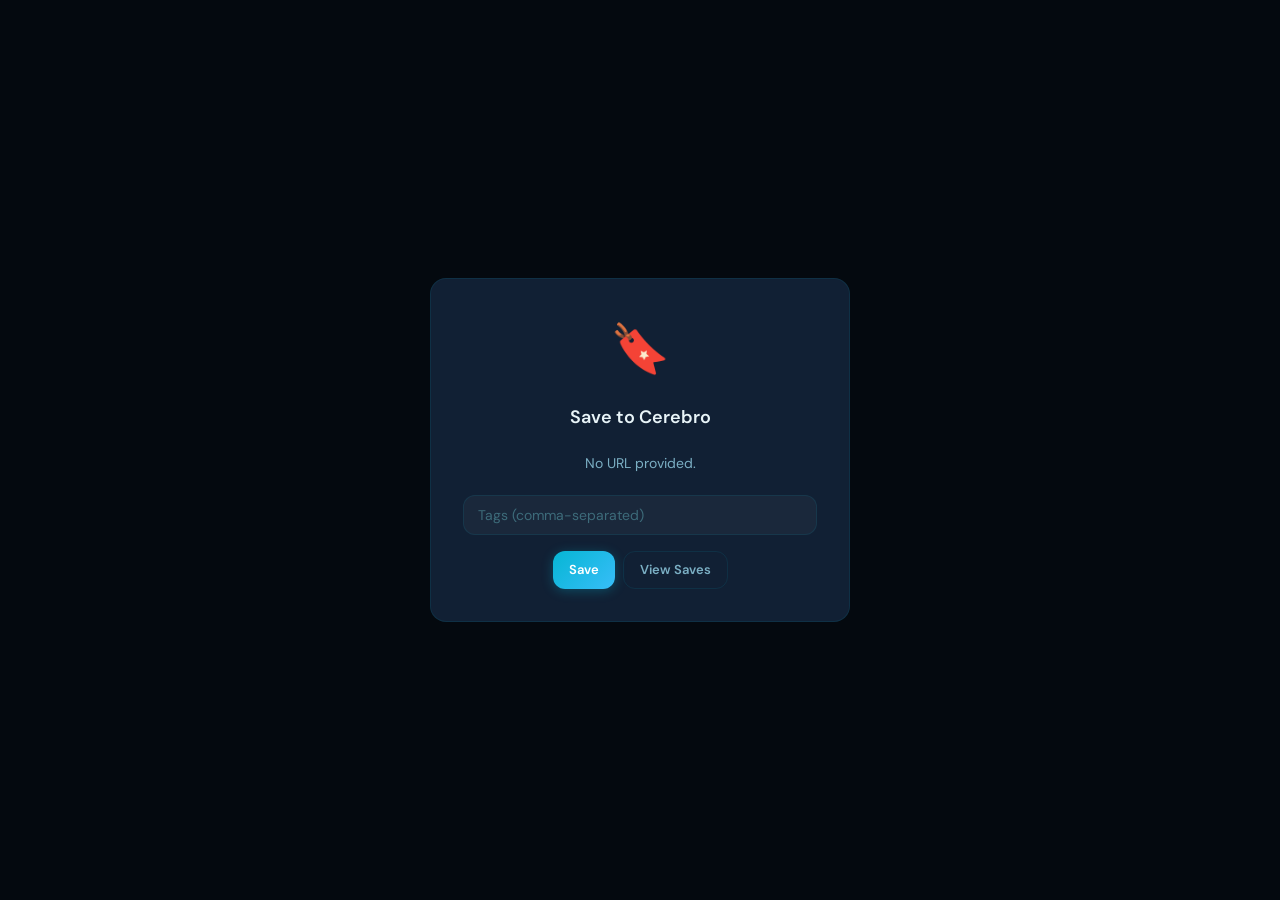
<file: save.html>
<!DOCTYPE html>
<html lang="en">
<head>
  <meta charset="UTF-8" />
  <meta name="viewport" content="width=device-width, initial-scale=1.0" />
  <title>Saving…</title>
  <meta name="worker-url" content="https://cerebro-worker.mlpdev.workers.dev" />
  <link rel="stylesheet" href="style.css" />
  <style>
    body { display:flex; align-items:center; justify-content:center; min-height:100vh; background:var(--bg); }
    .share-box { background:var(--card-from); border:1px solid var(--border); border-radius:var(--r-card); padding:32px; max-width:420px; width:100%; text-align:center; }
    .share-icon { font-size:48px; margin-bottom:16px; }
    .share-title { font-size:18px; font-weight:600; color:var(--text); margin-bottom:8px; }
    .share-url { font-size:13px; color:var(--text-3); word-break:break-all; margin-bottom:20px; }
    .share-status { font-size:14px; color:var(--text-2); margin-bottom:20px; }
    .share-tags { width:100%; margin-bottom:16px; }
  </style>
</head>
<body>
<div class="share-box">
  <div class="share-icon">🔖</div>
  <div class="share-title" id="share-title">Saving…</div>
  <div class="share-url" id="share-url"></div>
  <div class="share-status" id="share-status"></div>
  <input class="input share-tags" id="share-tags" placeholder="Tags (comma-separated)" />
  <div style="display:flex;gap:8px;justify-content:center">
    <button class="btn btn-primary" id="confirm-btn">Save</button>
    <a class="btn btn-ghost" href="saves.html">View Saves</a>
  </div>
</div>

<script type="module">
  import { apiFetch, toast } from './api.js';

  const params = new URLSearchParams(window.location.search);
  const url   = params.get('url')   || params.get('text') || '';
  const title = params.get('title') || '';

  document.getElementById('share-title').textContent = title || 'Save to Cerebro';
  document.getElementById('share-url').textContent   = url;

  if (!url) {
    document.getElementById('share-status').textContent = 'No URL provided.';
    document.getElementById('confirm-btn').disabled = true;
  }

  document.getElementById('confirm-btn').addEventListener('click', async () => {
    const tags = document.getElementById('share-tags').value.trim();
    const btn  = document.getElementById('confirm-btn');
    btn.disabled = true;
    btn.textContent = 'Saving…';
    document.getElementById('share-status').textContent = 'Fetching page info…';
    try {
      await apiFetch('/api/saves', { method: 'POST', body: JSON.stringify({ url, title, tags }) });
      document.getElementById('share-title').textContent = 'Saved!';
      document.getElementById('share-status').textContent = 'Successfully saved to Cerebro.';
      btn.textContent = 'Saved ✓';
      setTimeout(() => { window.close(); }, 1500);
    } catch (e) {
      document.getElementById('share-status').textContent = 'Error: ' + e.message;
      btn.disabled = false;
      btn.textContent = 'Retry';
    }
  });
</script>
</body>
</html>
</file>
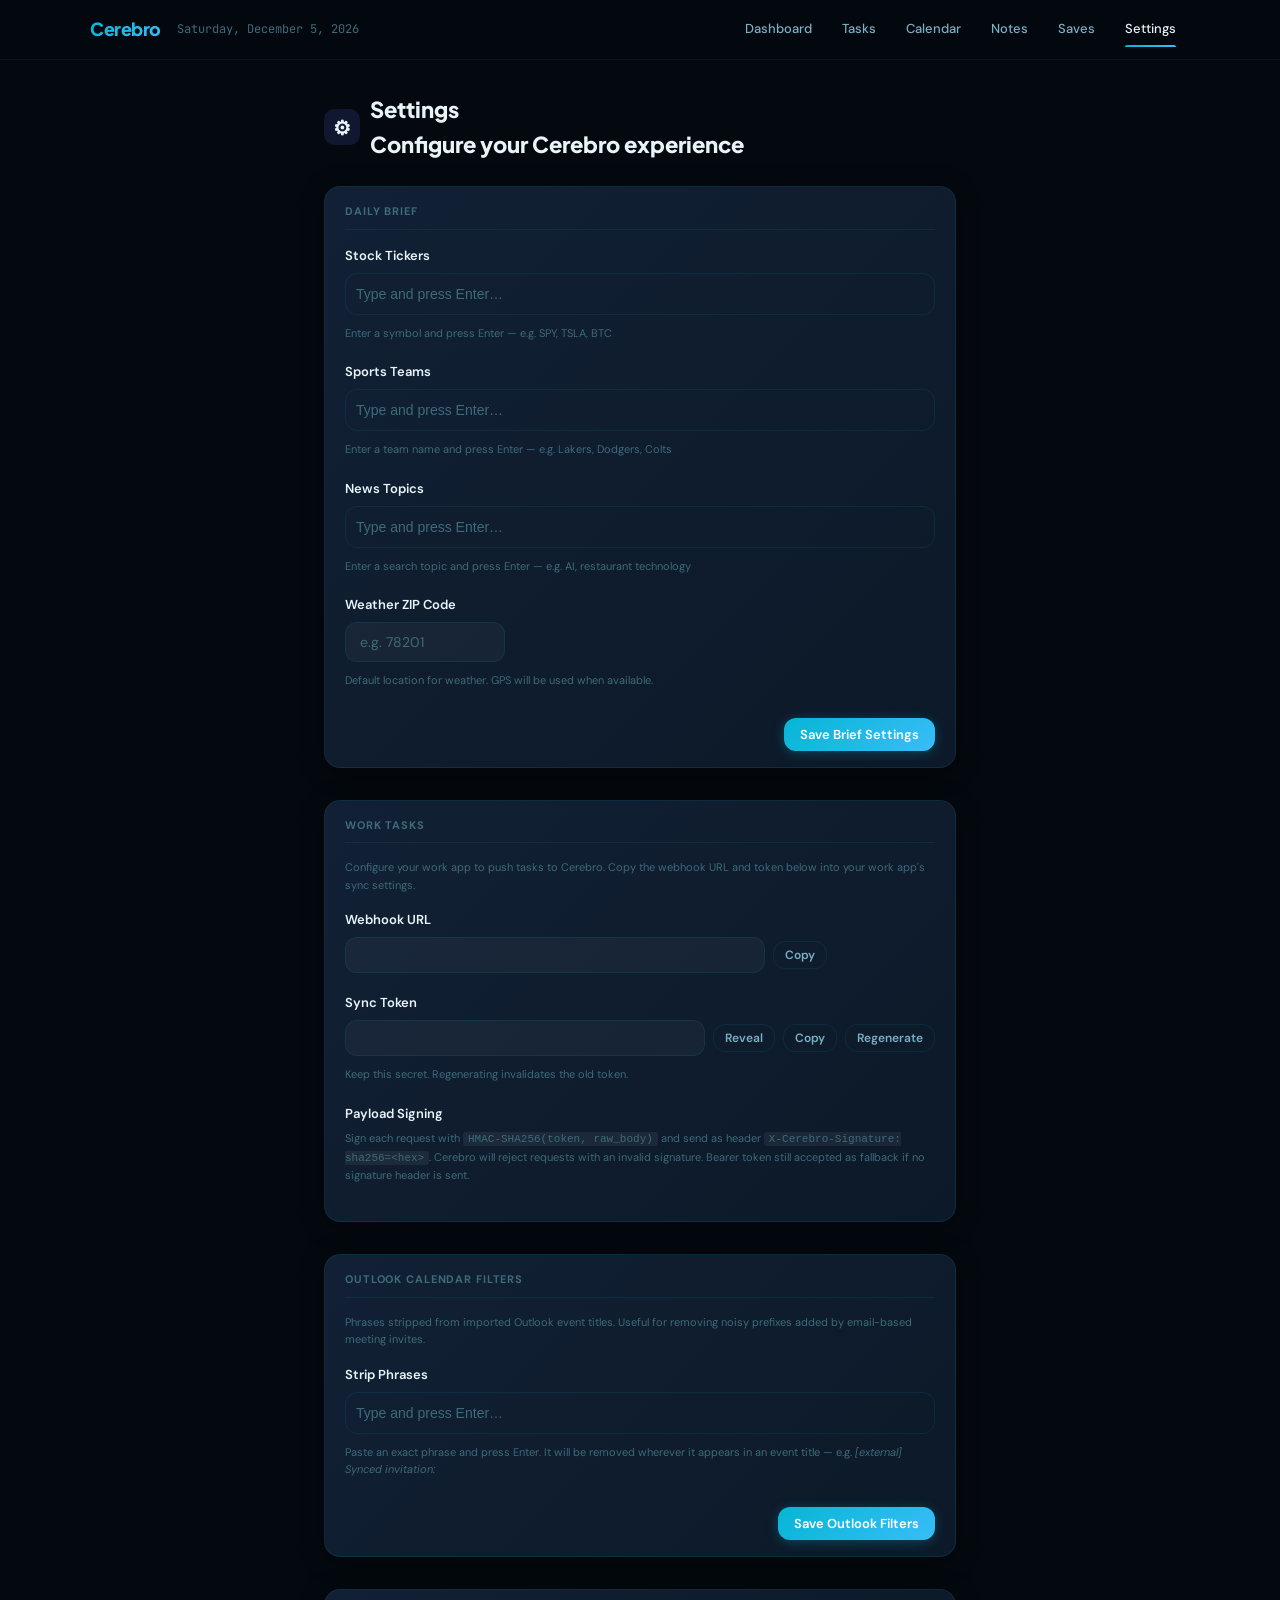
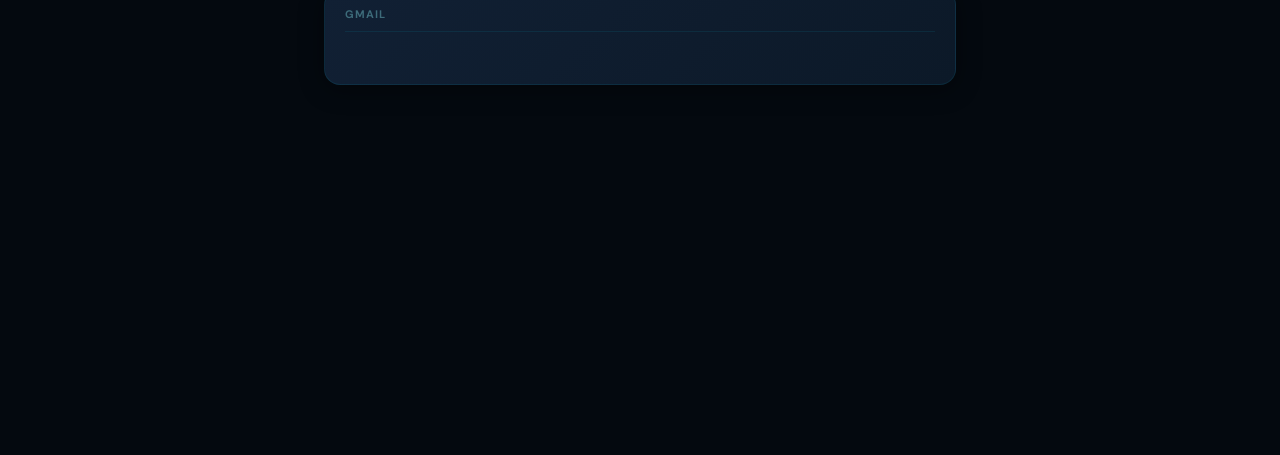
<file: settings.html>
<!DOCTYPE html>
<html lang="en">
<head>
  <meta charset="UTF-8" />
  <meta name="viewport" content="width=device-width, initial-scale=1.0" />
  <title>Cerebro — Settings</title>
  <meta name="worker-url" content="https://cerebro-worker.mlpdev.workers.dev" />
  <link rel="stylesheet" href="style.css" />
  <link rel="manifest" href="manifest.json" />
</head>
<body class="settings-page">

<nav id="app-nav">
  <a class="nav-logo" href="index.html">Cerebro</a>
  <span class="nav-date" id="nav-date"></span>
  <ul class="nav-links">
    <li><a href="index.html"     data-page="dashboard">Dashboard</a></li>
    <li><a href="tasks.html"    data-page="tasks">Tasks</a></li>
    <li><a href="calendar.html" data-page="calendar">Calendar</a></li>
    <li><a href="notes.html"    data-page="notes">Notes</a></li>
    <li><a href="saves.html"    data-page="saves">Saves</a></li>
    <li><a href="settings.html" data-page="settings">Settings</a></li>
  </ul>
  <button id="mobile-menu-btn">☰</button>
</nav>

<main class="page-content">

  <div class="page-header">
    <div class="page-title">
      <div class="page-title-icon">⚙</div>
      <div>
        <div class="page-title-text">Settings</div>
        <div class="page-title-sub">Configure your Cerebro experience</div>
      </div>
    </div>
  </div>

  <!-- Daily Brief -->
  <div class="card settings-section">
    <div class="card-body">
      <div class="settings-section-title">Daily Brief</div>

      <div class="settings-row">
        <label class="settings-label">Stock Tickers</label>
        <div class="tag-input-wrap" id="tickers-wrap"></div>
        <div class="settings-hint">Enter a symbol and press Enter — e.g. SPY, TSLA, BTC</div>
      </div>

      <div class="settings-row">
        <label class="settings-label">Sports Teams</label>
        <div class="tag-input-wrap" id="teams-wrap"></div>
        <div class="settings-hint">Enter a team name and press Enter — e.g. Lakers, Dodgers, Colts</div>
      </div>

      <div class="settings-row">
        <label class="settings-label">News Topics</label>
        <div class="tag-input-wrap" id="topics-wrap"></div>
        <div class="settings-hint">Enter a search topic and press Enter — e.g. AI, restaurant technology</div>
      </div>

      <div class="settings-row">
        <label class="settings-label" for="weather-zip-input">Weather ZIP Code</label>
        <input class="input" id="weather-zip-input" placeholder="e.g. 78201" maxlength="10" style="max-width:160px" />
        <div class="settings-hint">Default location for weather. GPS will be used when available.</div>
      </div>

      <div class="settings-save-row">
        <button class="btn btn-primary" id="brief-save-btn">Save Brief Settings</button>
      </div>
    </div>
  </div>

  <!-- Work Tasks -->
  <div class="card settings-section">
    <div class="card-body">
      <div class="settings-section-title">Work Tasks</div>
      <p class="settings-hint" style="margin-bottom:16px">Configure your work app to push tasks to Cerebro. Copy the webhook URL and token below into your work app's sync settings.</p>
      <div class="settings-row">
        <label class="settings-label">Webhook URL</label>
        <div style="display:flex;gap:8px;align-items:center">
          <input class="input" id="work-webhook-url" readonly style="max-width:420px;font-family:monospace;font-size:12px" />
          <button class="btn btn-ghost btn-sm" id="copy-webhook-btn">Copy</button>
        </div>
      </div>
      <div class="settings-row">
        <label class="settings-label">Sync Token</label>
        <div style="display:flex;gap:8px;align-items:center">
          <input class="input" id="work-sync-token" readonly type="password" style="max-width:420px;font-family:monospace;font-size:12px" />
          <button class="btn btn-ghost btn-sm" id="reveal-token-btn">Reveal</button>
          <button class="btn btn-ghost btn-sm" id="copy-token-btn">Copy</button>
          <button class="btn btn-ghost btn-sm" id="regen-token-btn">Regenerate</button>
        </div>
        <div class="settings-hint">Keep this secret. Regenerating invalidates the old token.</div>
      </div>
      <div class="settings-row">
        <label class="settings-label">Payload Signing</label>
        <div class="settings-hint" style="margin:0">Sign each request with <code style="font-size:11px;background:rgba(255,255,255,0.06);padding:1px 5px;border-radius:3px">HMAC-SHA256(token, raw_body)</code> and send as header <code style="font-size:11px;background:rgba(255,255,255,0.06);padding:1px 5px;border-radius:3px">X-Cerebro-Signature: sha256=&lt;hex&gt;</code>. Cerebro will reject requests with an invalid signature. Bearer token still accepted as fallback if no signature header is sent.</div>
      </div>
      <div id="work-tasks-status" style="font-size:13px;color:var(--text-3);margin-top:8px"></div>
    </div>
  </div>

  <!-- Outlook Calendar Filters -->
  <div class="card settings-section">
    <div class="card-body">
      <div class="settings-section-title">Outlook Calendar Filters</div>
      <p class="settings-hint" style="margin-bottom:16px">Phrases stripped from imported Outlook event titles. Useful for removing noisy prefixes added by email-based meeting invites.</p>
      <div class="settings-row">
        <label class="settings-label">Strip Phrases</label>
        <div class="tag-input-wrap" id="outlook-strip-wrap"></div>
        <div class="settings-hint">Paste an exact phrase and press Enter. It will be removed wherever it appears in an event title — e.g. <em>[external] Synced invitation:</em></div>
      </div>
      <div class="settings-save-row">
        <button class="btn btn-primary" id="brief-save-btn-2">Save Outlook Filters</button>
      </div>
    </div>
  </div>

  <!-- Gmail -->
  <div class="card settings-section">
    <div class="card-body">
      <div class="settings-section-title">Gmail</div>
      <div id="gmail-status-row" class="settings-row">
        <div id="gmail-disconnected" style="display:none">
          <p class="settings-hint" style="margin-bottom:12px">Connect your Gmail account to see important emails in your Daily Brief and quickly create tasks, events, or notes from them.</p>
          <button class="btn btn-primary" id="gmail-connect-btn">Connect Gmail</button>
        </div>
        <div id="gmail-connected" style="display:none">
          <div style="display:flex;align-items:center;gap:10px;margin-bottom:16px">
            <span style="color:var(--green);font-size:18px">✓</span>
            <span style="color:var(--text);font-size:14px">Gmail connected</span>
            <button class="btn btn-ghost btn-sm" id="gmail-disconnect-btn" style="margin-left:auto">Disconnect</button>
          </div>
          <div class="settings-row">
            <label class="settings-label">Watch Senders</label>
            <div class="tag-input-wrap" id="gmail-senders-wrap"></div>
            <div class="settings-hint">Emails from these addresses will appear in your brief</div>
          </div>
          <div class="settings-row">
            <label class="settings-label">Watch Keywords</label>
            <div class="tag-input-wrap" id="gmail-topics-wrap"></div>
            <div class="settings-hint">Emails with these words in the subject will appear in your brief</div>
          </div>
          <div class="settings-save-row">
            <button class="btn btn-primary" id="gmail-filters-save-btn">Save Gmail Filters</button>
          </div>
        </div>
      </div>
    </div>
  </div>

</main>

<!-- Mobile Bottom Nav -->
<nav id="mobile-bottom-nav">
  <ul>
    <li><a href="index.html"     data-page="dashboard"><span class="mobile-nav-icon">⊞</span>Dashboard</a></li>
    <li><a href="tasks.html"    data-page="tasks"><span class="mobile-nav-icon">☑</span>Tasks</a></li>
    <li><a href="calendar.html" data-page="calendar"><span class="mobile-nav-icon">📅</span>Calendar</a></li>
    <li><a href="notes.html"    data-page="notes"><span class="mobile-nav-icon">📝</span>Notes</a></li>
    <li><a href="saves.html"    data-page="saves"><span class="mobile-nav-icon">🔖</span>Saves</a></li>
    <li><a href="settings.html" data-page="settings"><span class="mobile-nav-icon">⚙</span>Settings</a></li>
  </ul>
</nav>

<div id="toast-container"></div>

<script type="module" src="settings.js"></script>
<script>
  if ('serviceWorker' in navigator) {
    navigator.serviceWorker.register('/sw.js').catch(() => {});
  }
</script>
</body>
</html>
</file>
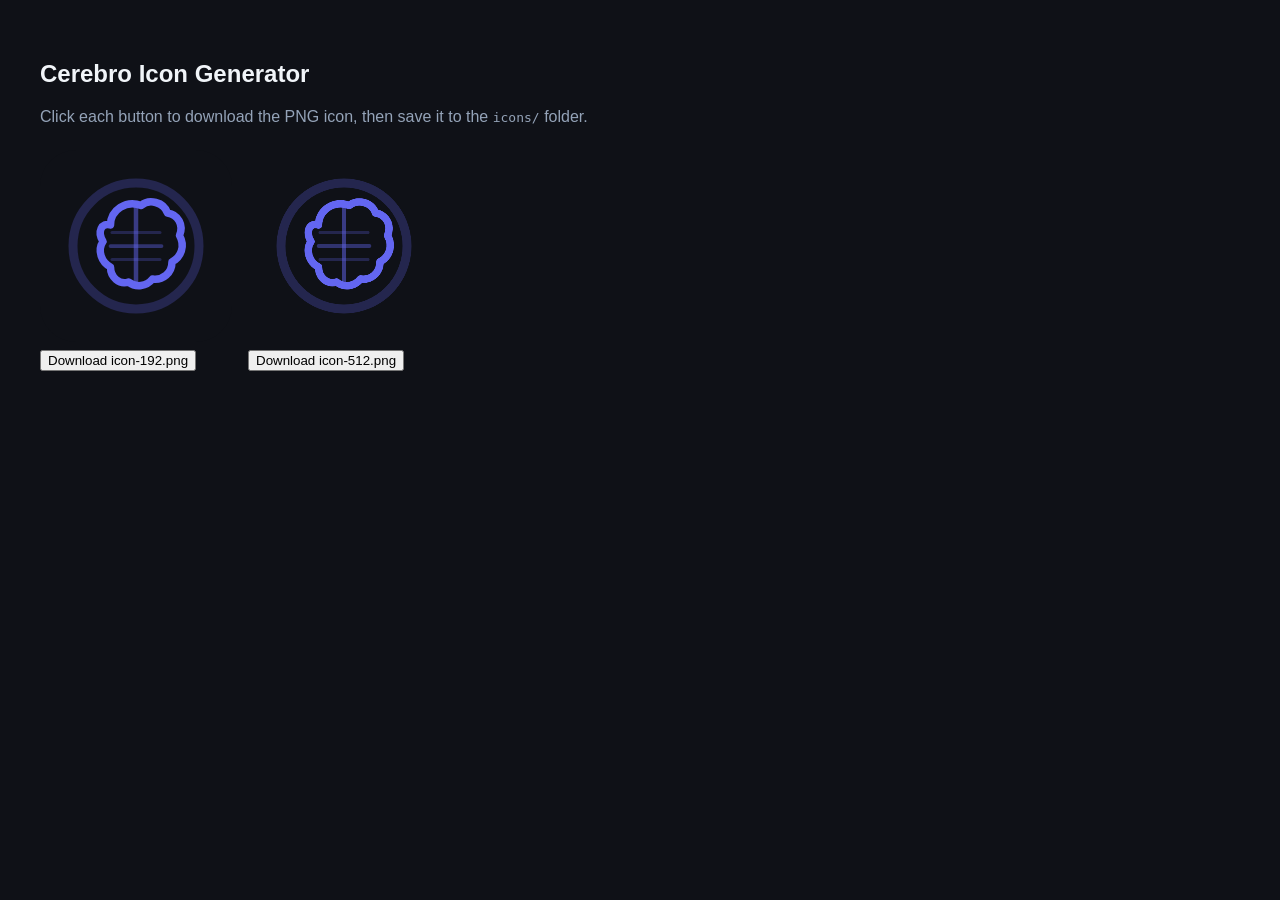
<file: icons/generate-icons.html>
<!DOCTYPE html>
<html>
<head><meta charset="UTF-8"><title>Generate Icons</title></head>
<body style="font-family:sans-serif;padding:32px;background:#0F1117;color:#F1F5F9">
<h2>Cerebro Icon Generator</h2>
<p style="color:#94A3B8">Click each button to download the PNG icon, then save it to the <code>icons/</code> folder.</p>
<div style="display:flex;gap:16px;margin:24px 0;align-items:flex-end">
  <div>
    <canvas id="c192" width="192" height="192" style="border-radius:36px;display:block;margin-bottom:8px"></canvas>
    <button onclick="download(192)">Download icon-192.png</button>
  </div>
  <div>
    <canvas id="c512" width="512" height="512" style="border-radius:96px;display:block;width:192px;height:192px;margin-bottom:8px"></canvas>
    <button onclick="download(512)">Download icon-512.png</button>
  </div>
</div>

<script>
const SVG_SRC = `<svg xmlns="http://www.w3.org/2000/svg" viewBox="0 0 512 512">
  <rect width="512" height="512" rx="96" fill="#0F1117"/>
  <circle cx="256" cy="256" r="168" fill="none" stroke="#6366F1" stroke-width="24" opacity="0.25"/>
  <path d="M 188 200 C 188 160, 230 132, 270 148 C 290 130, 330 138, 340 168 C 368 172, 384 200, 372 228 C 388 256, 376 286, 352 298 C 352 328, 328 348, 300 344 C 284 364, 256 368, 236 352 C 212 360, 188 340, 188 312 C 164 300, 152 268, 168 244 C 152 218, 164 192, 188 200 Z"
    fill="none" stroke="#6366F1" stroke-width="20" stroke-linecap="round" stroke-linejoin="round"/>
  <line x1="256" y1="148" x2="256" y2="360" stroke="#6366F1" stroke-width="12" stroke-linecap="round" opacity="0.5"/>
  <line x1="188" y1="256" x2="324" y2="256" stroke="#6366F1" stroke-width="10" stroke-linecap="round" opacity="0.4"/>
  <line x1="192" y1="220" x2="320" y2="220" stroke="#6366F1" stroke-width="8" stroke-linecap="round" opacity="0.25"/>
  <line x1="192" y1="292" x2="320" y2="292" stroke="#6366F1" stroke-width="8" stroke-linecap="round" opacity="0.25"/>
</svg>`;

function drawToCanvas(size) {
  const canvas = document.getElementById('c' + size);
  const ctx = canvas.getContext('2d');
  const blob = new Blob([SVG_SRC], { type: 'image/svg+xml' });
  const url = URL.createObjectURL(blob);
  const img = new Image();
  img.onload = () => { ctx.drawImage(img, 0, 0, size, size); URL.revokeObjectURL(url); };
  img.src = url;
}

function download(size) {
  const canvas = document.getElementById('c' + size);
  const a = document.createElement('a');
  a.download = `icon-${size}.png`;
  a.href = canvas.toDataURL('image/png');
  a.click();
}

drawToCanvas(192);
drawToCanvas(512);
</script>
</body>
</html>
</file>
<file: style.css>
@import url('https://fonts.googleapis.com/css2?family=DM+Sans:ital,opsz,wght@0,9..40,300;0,9..40,400;0,9..40,500;0,9..40,600;0,9..40,700;1,9..40,400&family=Plus+Jakarta+Sans:wght@400;500;600;700;800&family=JetBrains+Mono:wght@400;500&display=swap');

/* ── Reset ── */
*, *::before, *::after { box-sizing: border-box; margin: 0; padding: 0; }
html { scroll-behavior: smooth; }

/* ── Design Tokens ── */
:root {
  --bg:            #04090F;
  --card-from:     #112034;
  --card-to:       #0C1928;
  --border:        rgba(6,182,212,0.1);
  --border-hover:  rgba(6,182,212,0.25);
  --indigo:        #06B6D4;
  --violet:        #38BDF8;
  --indigo-dim:    #4F46E5;
  --text:          #E8F4F8;
  --text-2:        #7BAFC4;
  --text-3:        #3D6B7A;
  --urgent:        #EF4444;
  --high:          #F97316;
  --normal:        #6366F1;
  --backlog:       #6B7280;
  --green:         #22C55E;
  --red:           #EF4444;
  --shadow:        0 4px 24px rgba(0,0,0,0.4);
  --shadow-sm:     0 2px 8px rgba(0,0,0,0.3);
  --r-card:        1rem;
  --r-btn:         0.75rem;
  --r-input:       0.75rem;
  --nav-h:         60px;
  --mobile-nav-h:  64px;
  --font-body:     'DM Sans', sans-serif;
  --font-head:     'Plus Jakarta Sans', sans-serif;
  --font-mono:     'JetBrains Mono', monospace;
}

/* ── Base ── */
body {
  font-family: var(--font-body);
  background: var(--bg);
  color: var(--text);
  min-height: 100vh;
  font-size: 14px;
  line-height: 1.6;
  -webkit-font-smoothing: antialiased;
}

/* ── Scrollbar ── */
::-webkit-scrollbar { width: 6px; height: 6px; }
::-webkit-scrollbar-track { background: transparent; }
::-webkit-scrollbar-thumb { background: var(--border); border-radius: 3px; }

/* ─────────────────────────────
   NAV
───────────────────────────── */
#app-nav {
  position: sticky;
  top: 0;
  z-index: 40;
  height: var(--nav-h);
  background: rgba(4,9,15,0.92);
  backdrop-filter: blur(12px);
  border-bottom: 1px solid var(--border);
  display: flex;
  align-items: center;
  /* Align nav content edges with .page-content (max-width 1100px + 24px padding) */
  padding: 0 max(24px, calc((100% - 1100px) / 2));
  gap: 8px;
}

.nav-logo {
  font-family: var(--font-head);
  font-size: 18px;
  font-weight: 800;
  background: linear-gradient(135deg, var(--indigo), var(--violet));
  -webkit-background-clip: text;
  -webkit-text-fill-color: transparent;
  background-clip: text;
  text-decoration: none;
  letter-spacing: -0.5px;
  margin-right: 8px;
}

.nav-date {
  font-size: 12px;
  color: var(--text-3);
  margin-right: auto;
  font-family: var(--font-mono);
}

.nav-links {
  display: flex;
  gap: 2px;
  list-style: none;
}

.nav-links a {
  display: block;
  padding: 7px 14px;
  font-size: 13px;
  font-weight: 500;
  color: var(--text-2);
  text-decoration: none;
  border-radius: var(--r-btn);
  transition: color 0.15s, background 0.15s;
  position: relative;
}

.nav-links a:hover { color: var(--text); background: rgba(255,255,255,0.05); }

.nav-links a.active {
  color: var(--text);
}

.nav-links a.active::after {
  content: '';
  position: absolute;
  bottom: 0;
  left: 14px;
  right: 14px;
  height: 2px;
  background: linear-gradient(90deg, var(--indigo), var(--violet));
  border-radius: 2px 2px 0 0;
}

/* Mobile nav toggle (hidden on desktop) */
#mobile-menu-btn {
  display: none;
  background: none;
  border: none;
  color: var(--text-2);
  cursor: pointer;
  padding: 6px;
  margin-left: auto;
  font-size: 20px;
}

/* ─────────────────────────────
   MOBILE BOTTOM NAV
───────────────────────────── */
#mobile-bottom-nav {
  display: none;
  position: fixed;
  bottom: 0; left: 0; right: 0;
  height: var(--mobile-nav-h);
  background: rgba(9,18,28,0.96);
  backdrop-filter: blur(12px);
  border-top: 1px solid var(--border);
  z-index: 40;
}

#mobile-bottom-nav ul {
  display: flex;
  list-style: none;
  height: 100%;
}

#mobile-bottom-nav li { flex: 1; }

#mobile-bottom-nav a {
  display: flex;
  flex-direction: column;
  align-items: center;
  justify-content: center;
  height: 100%;
  gap: 3px;
  text-decoration: none;
  color: var(--text-3);
  font-size: 10px;
  font-weight: 500;
  transition: color 0.15s;
}

#mobile-bottom-nav a.active { color: var(--indigo); }
#mobile-bottom-nav a:hover { color: var(--text-2); }

.mobile-nav-icon { font-size: 18px; line-height: 1; }

/* ─────────────────────────────
   LAYOUT
───────────────────────────── */
.page-content {
  max-width: 1100px;
  margin: 0 auto;
  padding: 32px 24px 340px;
}

/* ─────────────────────────────
   CARDS
───────────────────────────── */
.card {
  background: linear-gradient(135deg, var(--card-from), var(--card-to));
  border: 1px solid var(--border);
  border-radius: var(--r-card);
  box-shadow: var(--shadow);
  transition: border-color 0.2s;
  overflow: hidden;
  min-width: 0;
}

.card:hover { border-color: var(--border-hover); }

.card-header {
  display: flex;
  align-items: center;
  gap: 10px;
  padding: 18px 20px 14px;
  border-bottom: 1px solid var(--border);
}

.card-icon {
  width: 32px; height: 32px;
  border-radius: 8px;
  display: flex; align-items: center; justify-content: center;
  font-size: 15px;
  flex-shrink: 0;
}

.card-icon.indigo { background: rgba(6,182,212,0.12); color: var(--indigo); }
.card-icon.violet { background: rgba(56,189,248,0.12); color: var(--violet); }
.card-icon.green  { background: rgba(34,197,94,0.15);  color: var(--green); }
.card-icon.amber  { background: rgba(245,158,11,0.15); color: #F59E0B; }

.card-title {
  font-family: var(--font-head);
  font-size: 15px;
  font-weight: 700;
  color: var(--text);
  flex: 1;
}

.card-subtitle {
  font-size: 12px;
  color: var(--text-3);
  margin-top: 1px;
}

.card-actions {
  display: flex;
  align-items: center;
  gap: 8px;
  margin-left: auto;
}

.card-body { padding: 16px 20px; }

/* ─────────────────────────────
   BUTTONS
───────────────────────────── */
.btn {
  display: inline-flex;
  align-items: center;
  gap: 6px;
  padding: 8px 16px;
  border-radius: var(--r-btn);
  font-size: 13px;
  font-weight: 600;
  cursor: pointer;
  border: none;
  transition: all 0.15s;
  text-decoration: none;
  white-space: nowrap;
  font-family: var(--font-body);
}

.btn-primary {
  background: linear-gradient(135deg, var(--indigo), var(--violet));
  color: #fff;
  box-shadow: 0 2px 12px rgba(6,182,212,0.3);
}

.btn-primary:hover {
  box-shadow: 0 4px 20px rgba(6,182,212,0.45);
  transform: translateY(-1px);
}

.btn-primary:active { transform: translateY(0); }

.btn-ghost {
  background: none;
  color: var(--text-2);
  border: 1px solid var(--border);
}

.btn-ghost:hover { background: rgba(255,255,255,0.05); color: var(--text); border-color: var(--border-hover); }

.btn-icon {
  width: 32px; height: 32px;
  padding: 0;
  background: none;
  border: none;
  color: var(--text-3);
  border-radius: 8px;
  display: inline-flex; align-items: center; justify-content: center;
  cursor: pointer;
  font-size: 15px;
  transition: background 0.15s, color 0.15s;
}

.btn-icon:hover { background: rgba(255,255,255,0.07); color: var(--text-2); }
.btn-icon.danger:hover { background: rgba(239,68,68,0.1); color: var(--red); }

.btn-sm { padding: 5px 11px; font-size: 12px; }

.btn-full { width: 100%; justify-content: center; }

/* ─────────────────────────────
   INPUTS
───────────────────────────── */
.input, .select, .textarea {
  width: 100%;
  background: rgba(255,255,255,0.04);
  border: 1px solid var(--border);
  border-radius: var(--r-input);
  color: var(--text);
  font-family: var(--font-body);
  font-size: 14px;
  outline: none;
  transition: border-color 0.15s, background 0.15s;
}

.input { padding: 10px 14px; }
.select { padding: 10px 14px; appearance: none; cursor: pointer; }
.textarea { padding: 10px 14px; resize: vertical; min-height: 80px; line-height: 1.6; }

.input:focus, .select:focus, .textarea:focus {
  border-color: var(--indigo);
  background: rgba(99,102,241,0.05);
}

.input::placeholder, .textarea::placeholder { color: var(--text-3); }

.search-wrap {
  position: relative;
}

.search-wrap .search-icon {
  position: absolute;
  left: 12px;
  top: 50%;
  transform: translateY(-50%);
  color: var(--text-3);
  font-size: 14px;
  pointer-events: none;
}

.search-wrap .input { padding-left: 36px; }

.form-group { margin-bottom: 14px; }
.form-label {
  display: block;
  font-size: 12px;
  font-weight: 600;
  color: var(--text-2);
  text-transform: uppercase;
  letter-spacing: 0.5px;
  margin-bottom: 6px;
}

.form-row { display: grid; grid-template-columns: 1fr 1fr; gap: 12px; }

/* ─────────────────────────────
   PRIORITY BADGES
───────────────────────────── */
.badge {
  display: inline-flex;
  align-items: center;
  gap: 4px;
  padding: 2px 8px;
  border-radius: 999px;
  font-size: 11px;
  font-weight: 600;
  white-space: nowrap;
}

.badge-urgent  { background: rgba(239,68,68,0.15);  color: var(--urgent); }
.badge-high    { background: rgba(249,115,22,0.15);  color: var(--high); }
.badge-normal  { background: rgba(99,102,241,0.15);  color: var(--normal); }
.badge-backlog { background: rgba(107,114,128,0.15); color: var(--backlog); }

/* ─────────────────────────────
   PROGRESS BAR
───────────────────────────── */
.progress-wrap {
  display: flex;
  align-items: center;
  gap: 10px;
  margin-bottom: 4px;
}

.progress-bar-track {
  flex: 1;
  height: 4px;
  background: rgba(255,255,255,0.08);
  border-radius: 2px;
  overflow: hidden;
}

.progress-bar-fill {
  height: 100%;
  background: linear-gradient(90deg, var(--indigo), var(--violet));
  border-radius: 2px;
  transition: width 0.4s ease;
}

.progress-label { font-size: 12px; color: var(--text-3); min-width: 32px; text-align: right; }

/* ─────────────────────────────
   TASK ITEMS
───────────────────────────── */
.task-item {
  display: flex;
  align-items: flex-start;
  gap: 12px;
  padding: 12px 0;
  border-bottom: 1px solid var(--border);
  transition: opacity 0.2s;
}

.task-item:last-child { border-bottom: none; }
.task-item.completed { opacity: 0.45; }
.task-item.completed .task-title { text-decoration: line-through; color: var(--text-3); }

.task-checkbox {
  width: 18px; height: 18px;
  border-radius: 50%;
  border: 2px solid var(--border-hover);
  background: none;
  cursor: pointer;
  flex-shrink: 0;
  margin-top: 2px;
  display: flex; align-items: center; justify-content: center;
  transition: all 0.15s;
  appearance: none;
  -webkit-appearance: none;
}

.task-checkbox:checked {
  background: linear-gradient(135deg, var(--indigo), var(--violet));
  border-color: transparent;
}

.task-checkbox:checked::after {
  content: '✓';
  font-size: 10px;
  color: #fff;
  font-weight: 700;
}

.task-body { flex: 1; min-width: 0; }

.task-title {
  font-size: 14px;
  font-weight: 500;
  color: var(--text);
  white-space: nowrap;
  overflow: hidden;
  text-overflow: ellipsis;
}

.task-desc {
  font-size: 12px;
  color: var(--text-3);
  margin-top: 2px;
  white-space: nowrap;
  overflow: hidden;
  text-overflow: ellipsis;
}

.task-meta {
  display: flex;
  align-items: center;
  gap: 8px;
  margin-top: 4px;
  flex-wrap: wrap;
}

.task-due {
  font-size: 11px;
  color: var(--text-3);
  font-family: var(--font-mono);
}

.task-due.overdue { color: var(--urgent); }

.task-actions {
  display: flex;
  gap: 2px;
  opacity: 0;
  transition: opacity 0.15s;
}

.task-item:hover .task-actions { opacity: 1; }

.task-work { border-left: 2px solid var(--indigo); }
.task-source-badge, .brief-source-badge {
  display: inline-block;
  font-size: 10px;
  font-weight: 600;
  text-transform: uppercase;
  letter-spacing: 0.04em;
  color: var(--indigo);
  background: rgba(99,102,241,0.12);
  border: 1px solid rgba(99,102,241,0.3);
  border-radius: 4px;
  padding: 1px 5px;
  vertical-align: middle;
  margin: 0 4px;
}
.task-readonly-hint {
  font-size: 11px;
  color: var(--text-3);
  align-self: center;
  white-space: nowrap;
}

/* ─────────────────────────────
   CALENDAR EVENT CHIPS
───────────────────────────── */
.event-chip {
  display: flex;
  align-items: center;
  gap: 6px;
  padding: 10px 14px;
  border-radius: var(--r-btn);
  margin-bottom: 8px;
  border-left: 3px solid;
  background: rgba(255,255,255,0.03);
  cursor: pointer;
  transition: background 0.15s;
  min-width: 0;
  overflow: hidden;
}

.event-chip:hover { background: rgba(255,255,255,0.06); }

.event-chip-time {
  font-size: 11px;
  font-family: var(--font-mono);
  color: var(--text-3);
  min-width: 60px;
}

.event-chip-title {
  font-size: 13px;
  font-weight: 500;
  flex: 1;
  white-space: nowrap;
  overflow: hidden;
  text-overflow: ellipsis;
}

/* ─────────────────────────────
   MODALS
───────────────────────────── */
.modal-backdrop {
  position: fixed;
  inset: 0;
  background: rgba(0,0,0,0.6);
  backdrop-filter: blur(4px);
  z-index: 50;
  display: flex;
  align-items: center;
  justify-content: center;
  padding: 16px;
  opacity: 0;
  pointer-events: none;
  transition: opacity 0.2s;
}

.modal-backdrop.open {
  opacity: 1;
  pointer-events: all;
}

.modal {
  background: linear-gradient(135deg, var(--card-from), var(--card-to));
  border: 1px solid var(--border);
  border-radius: var(--r-card);
  box-shadow: var(--shadow);
  width: 100%;
  max-width: 480px;
  max-height: 90vh;
  overflow-y: auto;
  transform: translateY(16px);
  transition: transform 0.2s;
}
.modal.modal-wide { max-width: 680px; }

.modal-backdrop.open .modal { transform: translateY(0); }

.modal-header {
  display: flex;
  align-items: center;
  padding: 18px 20px 14px;
  border-bottom: 1px solid var(--border);
  gap: 10px;
}

.modal-title {
  font-family: var(--font-head);
  font-size: 16px;
  font-weight: 700;
  flex: 1;
}

.modal-body { padding: 20px; }

.modal-footer {
  display: flex;
  gap: 8px;
  justify-content: flex-end;
  padding: 0 20px 20px;
}

/* ─────────────────────────────
   COLOR PICKER
───────────────────────────── */
.color-picker {
  display: flex;
  gap: 8px;
  flex-wrap: wrap;
}

.color-swatch {
  width: 28px; height: 28px;
  border-radius: 50%;
  border: 2px solid transparent;
  cursor: pointer;
  transition: border-color 0.15s, transform 0.15s;
}

.color-swatch:hover { transform: scale(1.1); }
.color-swatch.selected { border-color: #fff; }

/* ─────────────────────────────
   CALENDAR GRID (MONTH)
───────────────────────────── */
.cal-month-grid {
  display: grid;
  grid-template-columns: repeat(7, 1fr);
  gap: 1px;
  background: var(--border);
  border: 1px solid var(--border);
  border-radius: var(--r-card);
  overflow: hidden;
}

.cal-day-header {
  background: var(--card-to);
  padding: 8px 0;
  text-align: center;
  font-size: 11px;
  font-weight: 600;
  color: var(--text-3);
  text-transform: uppercase;
  letter-spacing: 0.5px;
}

/* Week wrapper spans all 7 grid columns, hosts absolute event bars */
.cal-week-wrapper {
  grid-column: 1 / -1;
  position: relative;
  background: var(--border); /* shows through .cal-week-cells gap as column lines */
}

.cal-week-cells {
  display: flex;
  gap: 1px;
}

.cal-cell {
  background: var(--card-to);
  min-height: 110px;
  flex: 1 1 0;
  min-width: 0;
  padding: 6px;
  padding-bottom: 20px; /* room for overflow count */
  cursor: pointer;
  transition: background 0.15s;
  position: relative;
}

.cal-cell:hover { background: rgba(99,102,241,0.05); }
.cal-cell.other-month { opacity: 0.35; pointer-events: none; }
.cal-cell.today { background: rgba(99,102,241,0.08); }
.cal-cell.today .cal-cell-date { color: var(--indigo); font-weight: 700; }

.cal-cell-date {
  font-size: 12px;
  font-weight: 500;
  color: var(--text-2);
}

.cal-cell-overflow {
  position: absolute;
  bottom: 4px;
  left: 6px;
  font-size: 10px;
  color: var(--text-3);
  cursor: pointer;
}
.cal-cell-overflow:hover { color: var(--text-1); }

/* Multi-day / single-day event bars in month view */
.cal-multiday-bar {
  position: absolute;
  height: 20px;
  display: flex;
  align-items: center;
  padding: 0 5px;
  font-size: 11px;
  font-weight: 500;
  color: #fff;
  white-space: nowrap;
  overflow: hidden;
  cursor: pointer;
  z-index: 1;
  border-radius: 0;
  transition: filter 0.12s;
}
.cal-multiday-bar:hover { filter: brightness(1.18); }
.cal-multiday-bar.bar-cap-l { border-radius: 3px 0 0 3px; }
.cal-multiday-bar.bar-cap-r { border-radius: 0 3px 3px 0; }
.cal-multiday-bar.bar-cap-l.bar-cap-r { border-radius: 3px; }

.cal-bar-title {
  overflow: hidden;
  text-overflow: ellipsis;
  white-space: nowrap;
}

.cal-event-dot {
  font-size: 11px;
  padding: 1px 5px;
  border-radius: 3px;
  margin-bottom: 2px;
  white-space: nowrap;
  overflow: hidden;
  text-overflow: ellipsis;
  color: #fff;
  font-weight: 500;
}

/* ─────────────────────────────
   CALENDAR GRID (WEEK / DAY)
───────────────────────────── */
.cal-time-grid {
  display: grid;
  grid-template-columns: 56px 1fr;
  gap: 0;
  border: 1px solid var(--border);
  border-radius: var(--r-card);
  overflow: hidden;
  background: var(--card-to);
}

.cal-time-grid.week-view { grid-template-columns: 56px repeat(7, 1fr); }

.time-gutter {
  border-right: 1px solid var(--border);
}

/* Absolute-positioned time grid (day/week split view) */
.rtg-container {
  border: 1px solid var(--border);
  border-radius: var(--r-card);
  overflow: hidden;
  background: var(--card-to);
}
.cal-split-panel .rtg-container { border: none; border-radius: 0; }

.rtg-header {
  display: flex;
  border-bottom: 1px solid var(--border);
}
.rtg-header-spacer {
  width: 56px;
  flex-shrink: 0;
  border-right: 1px solid var(--border);
}
.rtg-header .cal-col-header { flex: 1; }

.time-label {
  height: 60px;
  display: flex;
  align-items: flex-start;
  justify-content: flex-end;
  padding: 4px 8px 0 0;
  font-size: 10px;
  font-family: var(--font-mono);
  color: var(--text-3);
}

.time-col {
  position: relative;
  border-left: 1px solid var(--border);
}

.time-slot {
  height: 60px;
  border-bottom: 1px solid var(--border);
  cursor: pointer;
  transition: background 0.1s;
  position: relative;
  overflow: hidden;
}

.time-slot:hover { background: rgba(99,102,241,0.06); }

.time-event {
  position: absolute;
  top: 2px;
  left: 2px;
  right: 2px;
  border-radius: 5px;
  padding: 3px 6px;
  font-size: 11px;
  font-weight: 500;
  color: #fff;
  white-space: nowrap;
  overflow: hidden;
  text-overflow: ellipsis;
  cursor: pointer;
  z-index: 2;
}

.cal-col-header {
  text-align: center;
  padding: 10px 0;
  font-size: 12px;
  font-weight: 600;
  color: var(--text-2);
  border-bottom: 1px solid var(--border);
  border-left: 1px solid var(--border);
}

.cal-col-header.today { color: var(--indigo); }
.cal-col-header-date {
  font-size: 20px;
  font-family: var(--font-head);
  font-weight: 700;
  line-height: 1.2;
}

/* ─────────────────────────────
   VIEW CONTROLS
───────────────────────────── */
.view-controls {
  display: flex;
  align-items: center;
  gap: 12px;
  flex-wrap: wrap;
  position: sticky;
  top: var(--nav-h);
  z-index: 20;
  background: var(--bg);
  padding: 10px 0 12px;
  margin: 0 -24px 8px;
  padding-left: 24px;
  padding-right: 24px;
  border-bottom: 1px solid var(--border);
}

.segmented {
  display: flex;
  background: rgba(255,255,255,0.05);
  border: 1px solid var(--border);
  border-radius: var(--r-btn);
  overflow: hidden;
}

/* Tag filter dropdown */
.cal-tag-dropdown-wrap {
  position: relative;
}
.cal-tag-btn-active {
  background: rgba(99,102,241,0.15) !important;
  border-color: var(--indigo) !important;
  color: var(--indigo) !important;
}
.cal-tag-dropdown {
  display: none;
  position: absolute;
  top: calc(100% + 6px);
  right: 0;
  min-width: 180px;
  max-width: 280px;
  background: var(--card);
  border: 1px solid var(--border);
  border-radius: var(--r-card);
  padding: 10px;
  z-index: 50;
  box-shadow: 0 8px 24px rgba(0,0,0,0.4);
}
.cal-tag-dropdown.open { display: block; }
.cal-tag-dropdown #cal-tag-pills {
  display: flex;
  flex-wrap: wrap;
  gap: 6px;
}
.cal-tag-dropdown .filter-pill {
  font-size: 12px;
  padding: 4px 10px;
  background: rgba(255,255,255,0.07);
  color: var(--text-1);
  border-color: var(--border-hover);
}

/* Work / Personal toggle pills */
.cal-toggle {
  padding: 5px 12px;
  border-radius: 999px;
  border: 1px solid var(--border);
  background: transparent;
  color: var(--text-3);
  font-size: 12px;
  cursor: pointer;
  transition: all 0.15s;
  opacity: 0.45;
}
.cal-toggle:hover { border-color: var(--border-hover); opacity: 0.75; }
.cal-toggle.active { opacity: 1; color: var(--text-1); border-color: var(--border-hover); background: rgba(255,255,255,0.06); }

.segmented button {
  padding: 7px 14px;
  font-size: 12px;
  font-weight: 600;
  background: none;
  border: none;
  color: var(--text-3);
  cursor: pointer;
  transition: background 0.15s, color 0.15s;
  font-family: var(--font-body);
}

.segmented button.active {
  background: linear-gradient(135deg, var(--indigo), var(--violet));
  color: #fff;
}

.cal-nav-group {
  display: flex;
  align-items: center;
  gap: 4px;
}

.cal-period-label {
  font-family: var(--font-head);
  font-size: 15px;
  font-weight: 700;
  width: 230px;       /* fixed so arrows never shift between month/week/day labels */
  text-align: center;
  white-space: nowrap;
  overflow: hidden;
  text-overflow: ellipsis;
}

/* ─────────────────────────────
   NOTES — split panel layout
───────────────────────────── */
.notes-split {
  display: flex;
  gap: 20px;
  /* page-content: 32px top + ~56px header+margin + 48px bottom = ~136px */
  height: calc(100vh - var(--nav-h) - 148px);
  min-height: 480px;
}

/* Sidebar card */
.notes-sidebar {
  width: 280px;
  flex-shrink: 0;
  display: flex;
  flex-direction: column;
  overflow: hidden;
  padding: 0;
}

.notes-list {
  flex: 1;
  overflow-y: auto;
}

/* Sidebar list items */
.notes-list-item {
  padding: 12px 16px;
  border-bottom: 1px solid var(--border);
  cursor: pointer;
  transition: background 0.15s;
  border-left: 3px solid transparent;
}

.notes-list-item:hover { background: rgba(255,255,255,0.04); }

.notes-list-item.active {
  background: rgba(99,102,241,0.1);
  border-left-color: var(--indigo);
}

.notes-list-title {
  font-family: var(--font-head);
  font-weight: 600;
  font-size: 13px;
  color: var(--text);
  margin-bottom: 4px;
  white-space: nowrap;
  overflow: hidden;
  text-overflow: ellipsis;
}

.notes-list-preview {
  font-size: 12px;
  color: var(--text-3);
  line-height: 1.4;
  display: -webkit-box;
  -webkit-line-clamp: 2;
  -webkit-box-orient: vertical;
  overflow: hidden;
  margin-bottom: 6px;
}

.notes-list-tags {
  display: flex;
  flex-wrap: wrap;
  gap: 4px;
  margin-top: 4px;
}
.notes-list-tag {
  font-size: 10px;
  padding: 1px 6px;
  border-radius: 10px;
  background: rgba(255,255,255,0.07);
  color: var(--text-3);
  border: 1px solid var(--border);
}
.notes-list-footer {
  display: flex;
  align-items: center;
  justify-content: space-between;
  margin-top: 4px;
}

.notes-list-time {
  font-size: 10px;
  font-family: var(--font-mono);
  color: var(--text-3);
}

.notes-list-item .btn-icon {
  opacity: 0;
  transition: opacity 0.15s;
  font-size: 12px;
}

.notes-list-item:hover .btn-icon { opacity: 1; }

/* Editor panel card */
.notes-panel {
  flex: 1;
  display: flex;
  flex-direction: column;
  overflow: hidden;
  min-width: 0;
  padding: 0;
}

.notes-panel-empty {
  flex: 1;
  display: flex;
  flex-direction: column;
  align-items: center;
  justify-content: center;
  color: var(--text-3);
}

.notes-editor {
  flex-direction: column;
  height: 100%;
  overflow: hidden;
}

.notes-editor-header {
  display: flex;
  align-items: center;
  gap: 8px;
  flex-shrink: 0;
}

.notes-mobile-back { display: none; }

.note-save-indicator {
  font-size: 11px;
  color: var(--text-3);
  font-family: var(--font-mono);
  transition: color 0.3s;
  margin-right: auto;
}

.note-save-indicator.saved   { color: var(--green); }
.note-save-indicator.unsaved { color: var(--amber, #f5a623); }

.note-editor-title {
  font-family: var(--font-head);
  font-size: 20px;
  font-weight: 800;
  background: none;
  border: none;
  color: var(--text);
  outline: none;
  padding: 16px 20px 12px;
  border-bottom: 1px solid var(--border);
  width: 100%;
  flex-shrink: 0;
  box-sizing: border-box;
}

.note-editor-content {
  flex: 1;
  background: none;
  border: none;
  color: var(--text);
  font-family: var(--font-body);
  font-size: 14px;
  line-height: 1.8;
  outline: none;
  width: 100%;
  padding: 14px 20px;
  box-sizing: border-box;
  overflow-y: auto;
  min-height: 0;
}
.note-editor-content:empty::before {
  content: attr(data-placeholder);
  color: var(--text-3);
  pointer-events: none;
}
.note-editor-content h2 { font-size: 1.25em; font-weight: 700; margin: 14px 0 4px; line-height: 1.3; }
.note-editor-content h3 { font-size: 1.05em; font-weight: 700; margin: 12px 0 4px; line-height: 1.3; }
.note-editor-content ul, .note-editor-content ol { padding-left: 22px; margin: 4px 0; }
.note-editor-content li { margin: 2px 0; }
.note-editor-content p  { margin: 0 0 4px; }

/* Formatting toolbar */
.note-toolbar {
  display: flex;
  align-items: center;
  gap: 2px;
  padding: 6px 16px;
  border-bottom: 1px solid var(--border);
  flex-shrink: 0;
}

.note-toolbar-btn {
  background: none;
  border: 1px solid transparent;
  border-radius: 6px;
  color: var(--text-2);
  cursor: pointer;
  font-size: 12px;
  padding: 4px 10px;
  transition: background 0.15s, color 0.15s, border-color 0.15s;
  font-family: var(--font-body);
}

.note-toolbar-btn:hover {
  background: rgba(255,255,255,0.06);
  border-color: var(--border-hover);
  color: var(--text);
}

.note-toolbar-btn b { font-weight: 800; font-size: 13px; }
.note-toolbar-btn.fmt-italic-btn { font-style: italic; }
.note-toolbar-btn.active {
  background: rgba(255,255,255,0.10);
  border-color: var(--border-hover);
  color: var(--text);
}

.note-toolbar-divider {
  width: 1px;
  height: 18px;
  background: var(--border);
  margin: 0 4px;
}

/* Tags section */
.note-tags-section {
  display: flex;
  align-items: center;
  flex-wrap: wrap;
  gap: 6px;
  padding: 10px 20px;
  border-top: 1px solid var(--border);
  flex-shrink: 0;
}

.note-tags-chips {
  display: flex;
  flex-wrap: wrap;
  gap: 6px;
}

.note-tag-input {
  background: none;
  border: 1px dashed var(--border);
  border-radius: 20px;
  color: var(--text-2);
  font-size: 11px;
  font-family: var(--font-body);
  outline: none;
  padding: 3px 10px;
  width: 160px;
  transition: border-color 0.2s, color 0.2s;
}

.note-tag-input:focus { border-color: var(--indigo); color: var(--text); }
.note-tag-input::placeholder { color: var(--text-3); }

/* Tag chips */
.tag-chip {
  display: inline-flex;
  align-items: center;
  gap: 4px;
  background: rgba(99,102,241,0.12);
  border: 1px solid rgba(99,102,241,0.3);
  border-radius: 20px;
  color: var(--violet);
  font-size: 10px;
  font-weight: 600;
  letter-spacing: 0.3px;
  padding: 2px 8px;
  text-transform: lowercase;
}

.tag-chip.editable { padding-right: 4px; }

.tag-chip-remove {
  background: none;
  border: none;
  color: var(--text-3);
  cursor: pointer;
  font-size: 12px;
  line-height: 1;
  padding: 0 2px;
  transition: color 0.15s;
}

.tag-chip-remove:hover { color: var(--red); }

/* ─────────────────────────────
   AI CHAT
───────────────────────────── */
.chat-messages {
  display: flex;
  flex-direction: column;
  gap: 16px;
  padding: 16px 0;
  min-height: 200px;
  max-height: 400px;
  overflow-y: auto;
}

.chat-msg {
  display: flex;
  gap: 10px;
  align-items: flex-start;
}

.chat-msg.user { flex-direction: row-reverse; }

.chat-avatar {
  width: 28px; height: 28px;
  border-radius: 50%;
  display: flex; align-items: center; justify-content: center;
  font-size: 12px;
  flex-shrink: 0;
}

.chat-msg.user .chat-avatar {
  background: linear-gradient(135deg, var(--indigo), var(--violet));
  color: #fff;
  font-weight: 700;
}

.chat-msg.assistant .chat-avatar {
  background: rgba(6,182,212,0.12);
  color: var(--indigo);
}

.chat-bubble {
  max-width: 75%;
  padding: 10px 14px;
  border-radius: 12px;
  font-size: 13px;
  line-height: 1.6;
}

.chat-msg.user .chat-bubble {
  background: linear-gradient(135deg, var(--indigo), var(--violet));
  color: #fff;
  border-radius: 12px 12px 2px 12px;
}

.chat-msg.assistant .chat-bubble {
  background: rgba(255,255,255,0.05);
  border: 1px solid var(--border);
  color: var(--text);
  border-radius: 12px 12px 12px 2px;
}

.chat-input-row {
  display: flex;
  gap: 8px;
  align-items: flex-end;
  padding-top: 12px;
  border-top: 1px solid var(--border);
}

.chat-input-row .textarea {
  min-height: 44px;
  max-height: 120px;
  resize: none;
  flex: 1;
}

/* ─────────────────────────────
   CHAT FULLSCREEN MODAL
───────────────────────────── */
.chat-fullscreen-backdrop {
  position: fixed;
  inset: 0;
  background: rgba(0,0,0,0.7);
  backdrop-filter: blur(4px);
  display: flex;
  align-items: center;
  justify-content: center;
  z-index: 500;
  opacity: 0;
  pointer-events: none;
  transition: opacity 0.2s;
}

.chat-fullscreen-backdrop.open {
  opacity: 1;
  pointer-events: all;
}

.chat-fullscreen-inner {
  width: 90vw;
  max-width: 860px;
  height: 85vh;
  background: linear-gradient(135deg, var(--card-from), var(--card-to));
  border: 1px solid var(--border);
  border-radius: var(--r-card);
  box-shadow: var(--shadow);
  display: flex;
  flex-direction: column;
  overflow: hidden;
}

.chat-fullscreen-header {
  display: flex;
  align-items: center;
  justify-content: space-between;
  padding: 16px 20px;
  border-bottom: 1px solid var(--border);
  flex-shrink: 0;
}

#chat-fullscreen-body {
  flex: 1;
  display: flex;
  flex-direction: column;
  overflow: hidden;
}

/* When chat-content is inside the fullscreen modal, let messages fill height */
#chat-fullscreen-body #chat-content {
  flex: 1;
  display: flex;
  flex-direction: column;
  overflow: hidden;
}

#chat-fullscreen-body .chat-messages {
  flex: 1;
  max-height: none;
  min-height: 0;
}

/* Transcript analysis cards */
.transcript-cards { display: flex; flex-direction: column; gap: 8px; margin-top: 12px; }

.transcript-card {
  display: flex;
  align-items: center;
  gap: 10px;
  padding: 10px 14px;
  background: rgba(99,102,241,0.08);
  border: 1px solid rgba(99,102,241,0.2);
  border-radius: var(--r-btn);
}

.transcript-card-body { flex: 1; font-size: 13px; }
.transcript-card-label { font-size: 10px; font-weight: 600; color: var(--indigo); text-transform: uppercase; letter-spacing: 0.5px; }

/* ─────────────────────────────
   PAGE HEADER
───────────────────────────── */
.page-header {
  display: flex;
  align-items: center;
  gap: 12px;
  margin-bottom: 24px;
  flex-wrap: wrap;
}

.page-title {
  font-family: var(--font-head);
  font-size: 22px;
  font-weight: 800;
  display: flex;
  align-items: center;
  gap: 10px;
}

.page-title-icon {
  font-size: 20px;
  width: 36px; height: 36px;
  border-radius: 10px;
  display: flex; align-items: center; justify-content: center;
  background: rgba(99,102,241,0.15);
}

/* ─────────────────────────────
   DAY DETAIL MODAL
───────────────────────────── */
.day-modal-body {
  overflow-y: auto;
  max-height: calc(80vh - 64px);
  padding: 0;
}

/* Split header row inside day modal */
.day-split-col-header {
  display: flex;
  border-bottom: 1px solid var(--border);
  position: sticky;
  top: 0;
  z-index: 1;
  background: var(--card-from);
}

.day-split-col-header > div:first-child {
  width: 64px;
  flex-shrink: 0;
  border-right: 1px solid var(--border);
}

.day-split-col-label {
  flex: 1;
  padding: 6px 10px;
  font-size: 10px;
  font-weight: 700;
  letter-spacing: 0.6px;
  text-transform: uppercase;
}

.day-split-col-label.work     { color: #38BDF8; border-right: 1px solid var(--border); }
.day-split-col-label.personal { color: var(--violet); }

.day-hour-row {
  display: flex;
  align-items: stretch;
  min-height: 52px;
  border-bottom: 1px solid var(--border);
}

.day-hour-row:last-child { border-bottom: none; }

.day-hour-label {
  width: 64px;
  flex-shrink: 0;
  padding: 8px 10px 0;
  font-size: 11px;
  font-family: var(--font-mono);
  color: var(--text-3);
  text-align: right;
  border-right: 1px solid var(--border);
  background: rgba(255,255,255,0.01);
}

/* Work slot — read-only, no hover add */
.day-hour-work-slot {
  flex: 1;
  min-width: 0;
  padding: 6px 10px;
  display: flex;
  flex-direction: column;
  gap: 4px;
  min-height: 52px;
  border-right: 1px solid var(--border);
  overflow: hidden;
}

/* Personal slot — clickable to add */
.day-hour-slot {
  flex: 1;
  min-width: 0;
  padding: 6px 10px;
  cursor: pointer;
  transition: background 0.1s;
  display: flex;
  flex-direction: column;
  gap: 4px;
  min-height: 52px;
  overflow: hidden;
}

.day-hour-slot:hover { background: rgba(99,102,241,0.05); }

.day-hour-slot:hover::after {
  content: '+ Add';
  font-size: 11px;
  color: var(--indigo);
  opacity: 0.7;
  align-self: flex-end;
  margin-top: auto;
}

.day-event-chip {
  display: flex;
  align-items: center;
  gap: 8px;
  padding: 5px 10px;
  border-radius: 6px;
  color: #fff;
  font-size: 12px;
  font-weight: 500;
  cursor: pointer;
  transition: filter 0.15s, transform 0.1s;
  border-left: 3px solid rgba(255,255,255,0.4);
  width: 100%;
  min-width: 0;
  overflow: hidden;
}

.day-event-chip:hover { filter: brightness(1.15); transform: translateX(2px); }

.day-event-chip-time {
  font-size: 10px;
  font-family: var(--font-mono);
  opacity: 0.85;
  white-space: nowrap;
}

.day-all-day-banner {
  padding: 6px 12px;
  background: rgba(99,102,241,0.08);
  border-bottom: 1px solid var(--border);
  font-size: 12px;
  color: var(--text-2);
}

/* ─────────────────────────────
   DAY MODAL — TIME GRID (dtg)
───────────────────────────── */

/* All-day banner row */
.dtg-allday-row {
  display: flex;
  border-bottom: 1px solid var(--border);
  padding: 4px 0;
}
.dtg-allday-label {
  width: 56px;
  flex-shrink: 0;
  font-size: 10px;
  color: var(--text-3);
  text-align: right;
  padding: 6px 8px 0;
  border-right: 1px solid var(--border);
}
.dtg-allday-col {
  flex: 1;
  padding: 4px 6px;
  display: flex;
  flex-direction: column;
  gap: 3px;
  border-right: 1px solid var(--border);
}
.dtg-allday-col:last-child { border-right: none; }

/* Main time grid container */
.dtg-wrap {
  display: flex;
  position: relative;
  overflow: hidden;
}

/* Time label column */
.dtg-labels {
  width: 56px;
  flex-shrink: 0;
  position: relative;
}
.dtg-label {
  position: absolute;
  right: 8px;
  transform: translateY(-50%);
  font-size: 10px;
  color: var(--text-3);
  font-family: var(--font-mono);
  white-space: nowrap;
  pointer-events: none;
}

/* Event columns */
.dtg-col {
  flex: 1;
  position: relative;
  border-left: 1px solid var(--border);
}
.dtg-work-col  { border-right: 1px solid var(--border); }
.dtg-pers-col  { cursor: pointer; }
.dtg-pers-col:hover { background: rgba(99,102,241,0.02); }

/* Hour and half-hour grid lines */
.dtg-hour-line {
  position: absolute;
  left: 0; right: 0;
  border-top: 1px solid var(--border);
  pointer-events: none;
}
.dtg-half-line {
  position: absolute;
  left: 0; right: 0;
  border-top: 1px dashed rgba(255,255,255,0.07);
  pointer-events: none;
}

/* Timed event blocks */
.dtg-event {
  position: absolute;
  left: 3px; right: 3px;
  border-radius: 4px;
  padding: 3px 6px;
  overflow: hidden;
  cursor: pointer;
  color: #fff;
  display: flex;
  flex-direction: column;
  z-index: 1;
  border-left: 3px solid rgba(255,255,255,0.35);
  transition: filter 0.12s;
  box-sizing: border-box;
}
.dtg-event:hover { filter: brightness(1.15); z-index: 2; }

.dtg-event-title {
  font-size: 11px;
  font-weight: 600;
  overflow: hidden;
  text-overflow: ellipsis;
  white-space: nowrap;
}
.dtg-event-time {
  font-size: 10px;
  font-family: var(--font-mono);
  opacity: 0.85;
  white-space: nowrap;
  overflow: hidden;
}

/* ─────────────────────────────
   CONTEXT MENU (recurring)
───────────────────────────── */
.context-menu {
  position: fixed;
  background: linear-gradient(135deg, var(--card-from), var(--card-to));
  border: 1px solid var(--border);
  border-radius: var(--r-btn);
  box-shadow: var(--shadow);
  z-index: 60;
  min-width: 180px;
  overflow: hidden;
}

.context-menu button {
  display: flex;
  align-items: center;
  gap: 8px;
  width: 100%;
  padding: 11px 14px;
  background: none;
  border: none;
  color: var(--text);
  font-size: 13px;
  font-family: var(--font-body);
  cursor: pointer;
  text-align: left;
  transition: background 0.1s;
}

.context-menu button:hover { background: rgba(255,255,255,0.05); }
.context-menu button.danger:hover { background: rgba(239,68,68,0.1); color: var(--red); }

/* ─────────────────────────────
   EMPTY STATE
───────────────────────────── */
.empty-state {
  text-align: center;
  padding: 48px 20px;
  color: var(--text-3);
}

.empty-icon { font-size: 36px; margin-bottom: 12px; }
.empty-text { font-size: 14px; color: var(--text-2); }
.empty-sub { font-size: 12px; color: var(--text-3); margin-top: 4px; }

/* ─────────────────────────────
   TOAST
───────────────────────────── */
#toast-container {
  position: fixed;
  bottom: 24px;
  left: 50%;
  transform: translateX(-50%);
  z-index: 100;
  display: flex;
  flex-direction: column;
  align-items: center;
  gap: 8px;
  pointer-events: none;
}

.toast {
  background: var(--card-from);
  border: 1px solid var(--border);
  border-radius: var(--r-btn);
  padding: 10px 18px;
  font-size: 13px;
  font-weight: 500;
  box-shadow: var(--shadow);
  animation: toastIn 0.25s ease, toastOut 0.25s ease 2.75s forwards;
  white-space: nowrap;
}

.toast.success { border-color: var(--green); color: var(--green); }
.toast.error { border-color: var(--red); color: var(--red); }

@keyframes toastIn { from { opacity: 0; transform: translateY(12px); } to { opacity: 1; transform: translateY(0); } }
@keyframes toastOut { from { opacity: 1; } to { opacity: 0; } }

/* ─────────────────────────────
   SPINNER
───────────────────────────── */
.spinner {
  display: inline-block;
  width: 14px; height: 14px;
  border: 2px solid rgba(255,255,255,0.2);
  border-top-color: currentColor;
  border-radius: 50%;
  animation: spin 0.6s linear infinite;
  vertical-align: middle;
}

@keyframes spin { to { transform: rotate(360deg); } }

/* ─────────────────────────────
   DASHBOARD GRID
───────────────────────────── */
.dashboard-top {
  display: grid;
  grid-template-columns: 1fr 1fr;
  gap: 20px;
  margin-bottom: 20px;
}

#brief-card { margin-bottom: 20px; }

/* Scrollable list areas inside dashboard cards */
#schedule-list {
  overflow-y: auto;
  max-height: 330px;
}

#todo-list {
  overflow-y: auto;
  max-height: 290px;
}

/* Thin dark scrollbar for list panels */
#schedule-list::-webkit-scrollbar,
#todo-list::-webkit-scrollbar { width: 4px; }
#schedule-list::-webkit-scrollbar-track,
#todo-list::-webkit-scrollbar-track { background: transparent; }
#schedule-list::-webkit-scrollbar-thumb,
#todo-list::-webkit-scrollbar-thumb {
  background: rgba(255,255,255,0.15);
  border-radius: 2px;
}
#schedule-list::-webkit-scrollbar-thumb:hover,
#todo-list::-webkit-scrollbar-thumb:hover {
  background: rgba(255,255,255,0.28);
}

/* ─────────────────────────────
   FILTER PILLS
───────────────────────────── */
.filter-pills { display: flex; gap: 6px; flex-wrap: wrap; }

.filter-pill {
  padding: 5px 12px;
  border-radius: 999px;
  font-size: 12px;
  font-weight: 600;
  border: 1px solid var(--border);
  background: none;
  color: var(--text-3);
  cursor: pointer;
  transition: all 0.15s;
  font-family: var(--font-body);
}

.filter-pill:hover { border-color: var(--border-hover); color: var(--text-2); }
.filter-pill.active { background: linear-gradient(135deg, var(--indigo), var(--violet)); border-color: transparent; color: #fff; }

/* ─────────────────────────────
   RESPONSIVE — MOBILE
───────────────────────────── */
/* ─────────────────────────────
   OUTLOOK / SPLIT CALENDAR
───────────────────────────── */

/* Side-by-side wrapper for week + day views */
.cal-split-wrapper {
  display: flex;
  gap: 0;
  border: 1px solid var(--border);
  border-radius: var(--r-card);
  overflow: hidden;
}

.cal-split-panel {
  flex: 1;
  min-width: 0;
  overflow: hidden;
}

.cal-split-divider {
  width: 1px;
  background: var(--border);
  flex-shrink: 0;
}

.cal-split-header {
  padding: 8px 14px;
  font-size: 11px;
  font-weight: 700;
  letter-spacing: 0.6px;
  text-transform: uppercase;
  border-bottom: 1px solid var(--border);
  position: sticky;
  top: var(--nav-h);
  z-index: 2;
}

.work-header {
  background: rgba(14,165,233,0.08);
  color: #38BDF8;
}

.personal-header {
  background: rgba(99,102,241,0.08);
  color: var(--violet);
}

/* Work event chips in time grid */
.work-time-event {
  cursor: pointer;
  opacity: 0.92;
}
.work-time-event:hover { opacity: 1; filter: brightness(1.1); }

/* Work slots — same sizing as time-slot but not clickable */
.work-slot {
  height: 60px;
  border-bottom: 1px solid var(--border);
  position: relative;
  overflow: hidden;
  cursor: default;
}
.work-slot:hover { background: transparent; }

/* Remove double border/radius from time grids nested inside the split wrapper */
.cal-split-panel .cal-time-grid {
  border: none;
  border-radius: 0;
}

/* Work event dots in month view */
.cal-event-dot.work-event {
  background: linear-gradient(90deg, #0EA5E9, #38BDF8);
  cursor: pointer;
}

/* Outlook detail modal — work badge */
.work-event-badge {
  font-size: 10px;
  font-weight: 700;
  letter-spacing: 0.5px;
  text-transform: uppercase;
  color: #38BDF8;
  background: rgba(14,165,233,0.12);
  border: 1px solid rgba(14,165,233,0.3);
  border-radius: 20px;
  padding: 2px 8px;
  flex-shrink: 0;
}

/* Sync status label */
.sync-status-text {
  font-size: 11px;
  color: var(--text-3);
  font-family: var(--font-mono);
  white-space: nowrap;
}

.sync-status-text.unsynced { color: var(--high); }

/* Hidden events modal rows */
.hidden-event-row {
  display: flex;
  align-items: center;
  justify-content: space-between;
  padding: 10px 0;
  border-bottom: 1px solid var(--border);
  gap: 12px;
}

.hidden-event-row:last-child { border-bottom: none; }

.hidden-event-title {
  font-size: 13px;
  color: var(--text-2);
  flex: 1;
  min-width: 0;
  overflow: hidden;
  text-overflow: ellipsis;
  white-space: nowrap;
}

@media (max-width: 680px) {
  .nav-links, .nav-date { display: none; }
  #mobile-menu-btn { display: flex; }

  /* Hamburger open state */
  #app-nav.nav-open .nav-links {
    display: flex;
    flex-direction: column;
    position: absolute;
    top: 100%;
    left: 0; right: 0;
    background: var(--card-from);
    border-bottom: 1px solid var(--border);
    padding: 8px 0;
    z-index: 200;
    gap: 0;
  }
  #app-nav.nav-open .nav-links a {
    padding: 12px 20px;
    border-radius: 0;
    font-size: 15px;
  }
  #mobile-bottom-nav { display: block; }

  .page-content { padding: 16px 14px calc(var(--mobile-nav-h) + 16px); }

  .dashboard-top { grid-template-columns: 1fr; }

  .form-row { grid-template-columns: 1fr; }

  /* Notes mobile: sidebar full width, editor overlays when open */
  .notes-split { height: auto; min-height: 0; flex-direction: column; gap: 0; }
  .notes-sidebar { width: 100%; height: calc(100vh - var(--nav-h) - var(--mobile-nav-h) - 100px); }
  .notes-panel { display: none; position: fixed; inset: var(--nav-h) 0 var(--mobile-nav-h) 0; z-index: 50; background: var(--bg); }
  .notes-split.note-open .notes-panel { display: flex; }
  .notes-mobile-back { display: inline-flex !important; }

  .modal { max-height: 95vh; }

  #toast-container { bottom: calc(var(--mobile-nav-h) + 12px); }

  .cal-month-grid .cal-cell { min-height: 64px; }
  .cal-event-dot { display: none; }
  .cal-multiday-bar { height: 16px; font-size: 10px; }
  .cal-cell-overflow { font-size: 9px; }
}

/* ─────────────────────────────
   DAILY BRIEF
───────────────────────────── */
.brief-loading {
  color: var(--text-3);
  font-size: 13px;
  padding: 12px 0;
}

.brief-grid {
  display: flex;
  flex-direction: column;
  gap: 20px;
}

/* Top 2-col row: due today + meetings */
.brief-top-row {
  display: grid;
  grid-template-columns: minmax(0, 1fr) minmax(0, 1fr);
  gap: 16px;
}
@media (max-width: 540px) {
  .brief-top-row { grid-template-columns: 1fr; }
}

.brief-section-link {
  text-decoration: none;
  display: inline-block;
  color: inherit;
}
.brief-section-block {
  display: block;
  color: inherit;
  min-width: 0;
}
.brief-section-link:hover { color: var(--indigo); }
.brief-section-block:hover .brief-section-label { color: var(--indigo); }

.brief-section-label {
  font-size: 10px;
  font-weight: 700;
  letter-spacing: 0.1em;
  text-transform: uppercase;
  color: var(--text-3);
  margin-bottom: 8px;
}

.brief-empty {
  font-size: 12px;
  color: var(--text-3);
  font-style: italic;
}

/* Due today list */
.brief-due-list {
  display: flex;
  flex-direction: column;
  gap: 4px;
}
.brief-due-item {
  display: flex;
  align-items: center;
  gap: 6px;
  font-size: 13px;
  color: var(--text);
  min-width: 0;
}
.brief-due-title { flex: 1; overflow: hidden; text-overflow: ellipsis; white-space: nowrap; }
.brief-due-date  { font-size: 11px; color: var(--text-3); flex-shrink: 0; margin-left: auto; padding-left: 6px; }
.brief-due-dot { width: 6px; height: 6px; border-radius: 50%; flex-shrink: 0; }
.brief-due-dot.URGENT { background: var(--urgent); }
.brief-due-dot.HIGH   { background: var(--high); }
.brief-due-dot.NORMAL { background: var(--normal); }
.brief-due-dot.BACKLOG{ background: var(--backlog); }
.brief-add-btn {
  background: none;
  border: 1px solid var(--border);
  border-radius: var(--r-btn);
  color: var(--text-3);
  font-size: 11px;
  padding: 2px 8px;
  cursor: pointer;
  margin-left: 8px;
  transition: border-color 0.15s, color 0.15s;
  vertical-align: middle;
}
.brief-add-btn:hover { border-color: var(--border-hover); color: var(--indigo); }

/* Meetings mini list */
.brief-meeting-list {
  display: flex;
  flex-direction: column;
  gap: 4px;
}
.brief-meeting-item {
  display: flex;
  align-items: baseline;
  gap: 8px;
  font-size: 13px;
  min-width: 0;
}
.brief-meeting-time {
  font-size: 11px;
  color: var(--violet);
  font-weight: 600;
  flex-shrink: 0;
  font-family: var(--font-mono);
}
.brief-meeting-title {
  color: var(--text);
  overflow: hidden;
  text-overflow: ellipsis;
  white-space: nowrap;
  min-width: 0;
}

/* Weather */
.brief-weather {
  display: flex;
  gap: 0;
  background: rgba(255,255,255,0.03);
  border: 1px solid var(--border);
  border-radius: var(--r-card);
  overflow: hidden;
  text-decoration: none;
  color: inherit;
  transition: border-color 0.15s, background 0.15s;
}
.brief-weather:hover { border-color: var(--indigo); background: rgba(99,102,241,0.06); }
.brief-weather-left {
  display: flex;
  flex-direction: column;
  gap: 10px;
  padding: 14px 16px;
  flex: 1;
  min-width: 0;
}
.brief-weather-main {
  display: flex;
  align-items: center;
  gap: 12px;
}
.brief-weather-icon { font-size: 36px; line-height: 1; flex-shrink: 0; }
.brief-weather-temp {
  font-size: 42px;
  font-weight: 700;
  line-height: 1;
  color: var(--text);
  letter-spacing: -1px;
  flex-shrink: 0;
}
.brief-weather-desc { display: flex; flex-direction: column; gap: 2px; min-width: 0; }
.brief-weather-label { font-size: 15px; font-weight: 500; color: var(--text); }
.brief-weather-loc   { font-size: 12px; color: var(--text-3); }
.brief-weather-details {
  display: flex;
  flex-wrap: wrap;
  gap: 6px 14px;
  font-size: 12px;
  color: var(--text-2);
  padding-top: 8px;
  border-top: 1px solid var(--border);
}
/* 5-day forecast strip */
.brief-weather-forecast {
  display: flex;
  flex-direction: column;
  justify-content: stretch;
  border-left: 1px solid var(--border);
  min-width: 260px;
}
/* Make the 5 day columns a horizontal row inside the strip */
.brief-weather-forecast { flex-direction: row; }
.brief-weather-day {
  display: flex;
  flex-direction: column;
  align-items: center;
  justify-content: center;
  gap: 4px;
  padding: 10px 8px;
  flex: 1;
  border-right: 1px solid var(--border);
}
.brief-weather-day:last-child { border-right: none; }
.brief-weather-day-name { font-size: 10px; font-weight: 700; color: var(--text-3); text-transform: uppercase; letter-spacing: 0.05em; }
.brief-weather-day-icon { font-size: 20px; line-height: 1; }
.brief-weather-day-high { font-size: 13px; font-weight: 600; color: var(--text); }
.brief-weather-day-low  { font-size: 11px; color: var(--text-3); }
@media (max-width: 700px) {
  .brief-weather { flex-direction: column; }
  .brief-weather-forecast { border-left: none; border-top: 1px solid var(--border); min-width: 0; }
  .brief-weather-day { padding: 8px 4px; }
}

/* Stocks */
.brief-stocks {
  display: grid;
  grid-template-columns: repeat(4, 1fr);
  gap: 8px;
}
.brief-stock {
  display: flex;
  flex-direction: column;
  gap: 4px;
  padding: 8px 12px;
  background: rgba(255,255,255,0.04);
  border: 1px solid var(--border);
  border-radius: var(--r-btn);
  transition: border-color 0.15s;
  text-decoration: none;
  cursor: pointer;
}
.brief-stock:hover { border-color: var(--border-hover); }
.brief-stock-row1 { display: flex; align-items: center; gap: 8px; }
.brief-stock-row2 { display: flex; align-items: center; gap: 6px; }
.brief-stock-symbol { font-weight: 700; font-size: 13px; color: var(--text); font-family: var(--font-mono); }
.brief-stock-price  { font-size: 13px; color: var(--text-2); }
.brief-stock-change { font-size: 12px; font-weight: 600; }
.brief-stock-change.up   { color: var(--green); }
.brief-stock-change.down { color: var(--red); }
.brief-stock-closed { font-size: 10px; color: var(--text-3); }
.brief-stock-open   { font-size: 10px; color: var(--green); opacity: 0.8; }
.brief-stock-pre    { font-size: 10px; color: var(--indigo); opacity: 0.8; }

/* Sports */
.brief-sports {
  display: grid;
  grid-template-columns: repeat(3, 1fr);
  gap: 8px;
}
.brief-score {
  display: flex;
  flex-direction: column;
  gap: 6px;
  padding: 10px 14px;
  background: rgba(255,255,255,0.04);
  border: 1px solid var(--border);
  border-radius: var(--r-btn);
  font-size: 13px;
  transition: border-color 0.15s;
  text-decoration: none;
  cursor: pointer;
}
.brief-score:hover { border-color: var(--border-hover); }
.brief-score-matchup { display: flex; flex-direction: column; gap: 4px; }
.brief-score-row { display: flex; align-items: center; justify-content: space-between; gap: 8px; }
.brief-score-team { font-weight: 600; color: var(--text-2); flex: 1; min-width: 0; font-size: 13px; }
.brief-score-team.winner { color: var(--text); }
.brief-score-num  { font-family: var(--font-mono); font-size: 14px; color: var(--text-2); font-weight: 700; min-width: 28px; text-align: right; }
.brief-score-num.winner { color: var(--violet); }
.brief-score-vs   { font-size: 11px; color: var(--text-3); font-weight: 400; }
.brief-score-footer { display: flex; align-items: center; gap: 6px; padding-top: 5px; border-top: 1px solid var(--border); }
.brief-score-status { font-size: 11px; color: var(--text-3); flex: 1; }
.brief-score-status.live { color: #22c55e; font-weight: 600; }
.brief-score-live-dot {
  width: 6px; height: 6px; border-radius: 50%;
  background: #22c55e;
  flex-shrink: 0;
  animation: live-pulse 1.4s ease-in-out infinite;
}
@keyframes live-pulse {
  0%, 100% { opacity: 1; transform: scale(1); }
  50%       { opacity: 0.4; transform: scale(0.7); }
}
.brief-score-tv     { font-size: 10px; color: var(--indigo); opacity: 0.85; white-space: nowrap; }
.brief-score-badge  { font-size: 10px; color: var(--text-3); opacity: 0.7; }

/* News */
.brief-news {
  display: flex;
  flex-direction: column;
  gap: 8px;
}
.brief-news-item {
  display: flex;
  gap: 10px;
  align-items: flex-start;
  font-size: 13px;
}
.brief-news-bullet { color: var(--indigo); flex-shrink: 0; font-size: 16px; line-height: 1.3; }
.brief-news-content { min-width: 0; }
.brief-news-title {
  color: var(--text);
  text-decoration: none;
  line-height: 1.4;
  display: -webkit-box;
  -webkit-line-clamp: 2;
  -webkit-box-orient: vertical;
  overflow: hidden;
}
.brief-news-title:hover { color: var(--violet); }
.brief-news-meta { font-size: 11px; color: var(--text-3); margin-top: 2px; }
.brief-news-group-header {
  display: flex;
  align-items: center;
  justify-content: space-between;
  font-size: 11px;
  font-weight: 700;
  text-transform: uppercase;
  letter-spacing: 0.06em;
  color: var(--indigo);
  padding: 10px 0 4px;
  border-bottom: 1px solid rgba(99,102,241,0.2);
  margin-bottom: 4px;
  cursor: pointer;
  user-select: none;
}
.brief-news-group-header:first-child { padding-top: 2px; }
.brief-news-group-header:hover { color: var(--violet); }
.brief-news-group-more {
  font-size: 10px;
  font-weight: 500;
  letter-spacing: 0;
  text-transform: none;
  opacity: 0.7;
}
.brief-news-group-header:hover .brief-news-group-more { opacity: 1; }
.news-modal-list .brief-news-item { padding: 6px 0; border-bottom: 1px solid var(--border); }
.news-modal-list .brief-news-item:last-child { border-bottom: none; }
.brief-news-topic {
  display: inline-block;
  font-size: 10px;
  padding: 1px 6px;
  background: rgba(6,182,212,0.12);
  color: var(--indigo);
  border-radius: 4px;
  margin-right: 5px;
  font-weight: 600;
}

@media (max-width: 640px) {
  .brief-stocks { grid-template-columns: repeat(2, 1fr); }
  .brief-sports { grid-template-columns: 1fr; }
}

/* ── Gmail Emails (compact rows) ── */
.brief-email-list { display: flex; flex-direction: column; gap: 1px; }
.brief-email-row {
  display: flex;
  align-items: center;
  gap: 12px;
  padding: 7px 10px;
  border-radius: 6px;
  cursor: pointer;
  transition: background 0.12s;
  min-width: 0;
}
.brief-email-row:hover { background: rgba(255,255,255,0.06); }
.brief-email-row.important .brief-email-row-from { color: var(--indigo); }
.brief-email-row-from {
  font-size: 13px;
  font-weight: 600;
  color: var(--text);
  white-space: nowrap;
  overflow: hidden;
  text-overflow: ellipsis;
  flex-shrink: 0;
  width: 140px;
}
.brief-email-row-subject {
  font-size: 13px;
  color: var(--text-2);
  white-space: nowrap;
  overflow: hidden;
  text-overflow: ellipsis;
  flex: 1;
  min-width: 0;
}
.brief-email-row-star { color: var(--indigo); font-size: 11px; flex-shrink: 0; }

/* ── Tag Input ── */
.tag-input-wrap {
  display: flex;
  flex-wrap: wrap;
  gap: 6px;
  padding: 8px 10px;
  background: var(--input-bg);
  border: 1px solid var(--border);
  border-radius: var(--r-input);
  cursor: text;
  min-height: 42px;
  align-items: center;
  transition: border-color 0.15s;
}
.tag-input-wrap:focus-within { border-color: var(--border-hover); }
.tag-pill {
  display: inline-flex;
  align-items: center;
  gap: 4px;
  padding: 2px 8px;
  background: rgba(6,182,212,0.15);
  color: var(--indigo);
  border-radius: 20px;
  font-size: 12px;
  font-weight: 600;
  white-space: nowrap;
}
.tag-pill-remove {
  background: none;
  border: none;
  color: var(--indigo);
  cursor: pointer;
  font-size: 14px;
  line-height: 1;
  padding: 0;
  opacity: 0.7;
}
.tag-pill-remove:hover { opacity: 1; }
.tag-input-field {
  background: none;
  border: none;
  outline: none;
  color: var(--text);
  font-size: 14px;
  min-width: 120px;
  flex: 1;
  padding: 0;
}
.tag-input-field::placeholder { color: var(--text-3); }

/* ── Settings Page ── */
.settings-page .page-content { max-width: 680px; }
.settings-section {
  margin-bottom: 32px;
}
.settings-section-title {
  font-size: 11px;
  font-weight: 700;
  letter-spacing: 0.08em;
  text-transform: uppercase;
  color: var(--text-3);
  margin-bottom: 16px;
  padding-bottom: 8px;
  border-bottom: 1px solid var(--border);
}
.settings-row {
  display: flex;
  flex-direction: column;
  gap: 6px;
  margin-bottom: 20px;
}
.settings-label {
  font-size: 13px;
  font-weight: 600;
  color: var(--text);
}
.settings-hint {
  font-size: 11px;
  color: var(--text-3);
  margin-top: 4px;
}
.settings-save-row {
  display: flex;
  justify-content: flex-end;
  gap: 10px;
  padding-top: 8px;
}

/* form hint */
.form-hint { font-size: 11px; color: var(--text-3); font-weight: 400; margin-left: 4px; }

/* ── Saves ── */
.saves-grid {
  display: grid;
  grid-template-columns: repeat(auto-fill, minmax(300px, 1fr));
  gap: 16px;
}

.save-card {
  background: linear-gradient(135deg, var(--card-from), var(--card-to));
  border: 1px solid var(--border);
  border-radius: var(--r-card);
  overflow: hidden;
  display: flex;
  flex-direction: column;
  transition: border-color 0.15s, box-shadow 0.15s;
}
.save-card:hover { border-color: var(--border-hover); box-shadow: var(--shadow-sm); }
.save-card.is-read { opacity: 0.6; }

.save-thumb {
  width: 100%;
  height: 160px;
  background-size: cover;
  background-position: center;
  background-color: rgba(255,255,255,0.04);
  flex-shrink: 0;
}
.save-thumb-placeholder {
  display: flex;
  align-items: center;
  justify-content: center;
  font-size: 32px;
  height: 80px;
}

.save-body { padding: 14px 16px; display: flex; flex-direction: column; gap: 8px; flex: 1; }

.save-meta { display: flex; align-items: center; gap: 8px; flex-wrap: wrap; }
.save-type-badge {
  font-size: 11px; font-weight: 600; padding: 2px 7px;
  background: rgba(6,182,212,0.12); color: var(--indigo);
  border-radius: 4px; text-transform: capitalize;
}
.save-domain { font-size: 12px; color: var(--text-3); }
.save-read-badge {
  font-size: 11px; padding: 2px 7px;
  background: rgba(34,197,94,0.12); color: var(--green);
  border-radius: 4px; margin-left: auto;
}

.save-title {
  font-size: 14px; font-weight: 600; color: var(--text);
  line-height: 1.4;
  display: -webkit-box; -webkit-line-clamp: 2; -webkit-box-orient: vertical; overflow: hidden;
}
.save-desc {
  font-size: 12px; color: var(--text-3); line-height: 1.5;
  display: -webkit-box; -webkit-line-clamp: 2; -webkit-box-orient: vertical; overflow: hidden;
}
.save-tags { display: flex; gap: 6px; flex-wrap: wrap; }
.save-tag {
  font-size: 11px; padding: 2px 8px;
  background: rgba(255,255,255,0.06); color: var(--text-2);
  border-radius: 20px; border: 1px solid var(--border);
}

.save-footer {
  display: flex; align-items: center; justify-content: space-between;
  margin-top: auto; padding-top: 8px;
  border-top: 1px solid var(--border);
}
.save-date { font-size: 11px; color: var(--text-3); }
.save-actions { display: flex; align-items: center; gap: 4px; }

/* ─────────────────────────────
   DASHBOARD CHIPS (collapsed task/schedule)
───────────────────────────── */
.chip-row {
  display: flex;
  gap: 12px;
  margin-bottom: 20px;
}

.chip-card {
  flex: 1;
  background: linear-gradient(135deg, var(--card-from), var(--card-to));
  border: 1px solid var(--border);
  border-radius: var(--r-card);
  overflow: hidden;
  transition: border-color 0.2s;
  min-width: 0;
}

.chip-card:hover { border-color: var(--border-hover); }

.chip-header {
  display: flex;
  align-items: center;
  gap: 10px;
  padding: 14px 18px;
  cursor: pointer;
  user-select: none;
}

.chip-label {
  font-family: var(--font-head);
  font-size: 14px;
  font-weight: 700;
  color: var(--text);
}

.chip-meta {
  font-size: 12px;
  color: var(--text-3);
  margin-top: 1px;
}

.chip-expand {
  margin-left: auto;
  font-size: 12px;
  color: var(--text-3);
  transition: transform 0.2s;
}

.chip-card.open .chip-expand { transform: rotate(180deg); }

.chip-body {
  display: none;
  border-top: 1px solid var(--border);
  padding: 16px 18px;
}

.chip-card.open .chip-body { display: block; }

/* ─────────────────────────────
   FLOATING CHAT BAR
───────────────────────────── */
.chat-float {
  position: fixed;
  bottom: 0;
  left: 0;
  right: 0;
  z-index: 200;
  padding: 0 24px;
  pointer-events: none;
}

.chat-float-inner {
  max-width: 1100px;
  margin: 0 auto;
  pointer-events: all;
}

.chat-bar {
  background: rgba(4,9,15,0.97);
  border: 1px solid rgba(6,182,212,0.18);
  border-bottom: none;
  border-radius: 16px 16px 0 0;
  backdrop-filter: blur(24px);
  box-shadow: 0 -4px 0 rgba(6,182,212,0.2), 0 -12px 40px rgba(0,0,0,0.6);
  overflow: hidden;
  transition: transform 0.25s ease;
}

.chat-bar.collapsed .chat-bar-body { display: none; }

.chat-bar-header {
  display: flex;
  align-items: center;
  gap: 10px;
  padding: 10px 18px;
  border-bottom: 1px solid rgba(6,182,212,0.1);
  cursor: pointer;
  user-select: none;
}

.chat-bar-avatar {
  width: 26px;
  height: 26px;
  border-radius: 8px;
  background: rgba(6,182,212,0.15);
  display: flex;
  align-items: center;
  justify-content: center;
  color: var(--indigo);
  font-size: 13px;
  flex-shrink: 0;
}

.chat-bar-title {
  font-size: 14px;
  font-weight: 600;
  color: var(--text);
}

.chat-bar-hint {
  font-size: 12px;
  color: var(--text-3);
}

.chat-bar-controls {
  margin-left: auto;
  display: flex;
  align-items: center;
  gap: 6px;
}

.chat-bar-body {
  display: flex;
  flex-direction: column;
}

.chat-bar-body .chat-messages {
  max-height: 200px;
  padding: 10px 18px 4px;
}

.chat-bar-body .chat-input-row {
  padding: 8px 14px 10px;
  border-top: 1px solid rgba(6,182,212,0.08);
  margin-top: 0;
}

/* Hide the old chat card on dashboard; floating bar is used instead */
body.dashboard-page #chat-card { display: none; }

@media (max-width: 768px) {
  .chat-float { padding: 0; }
  .chip-row { flex-direction: column; }
}
</file>
